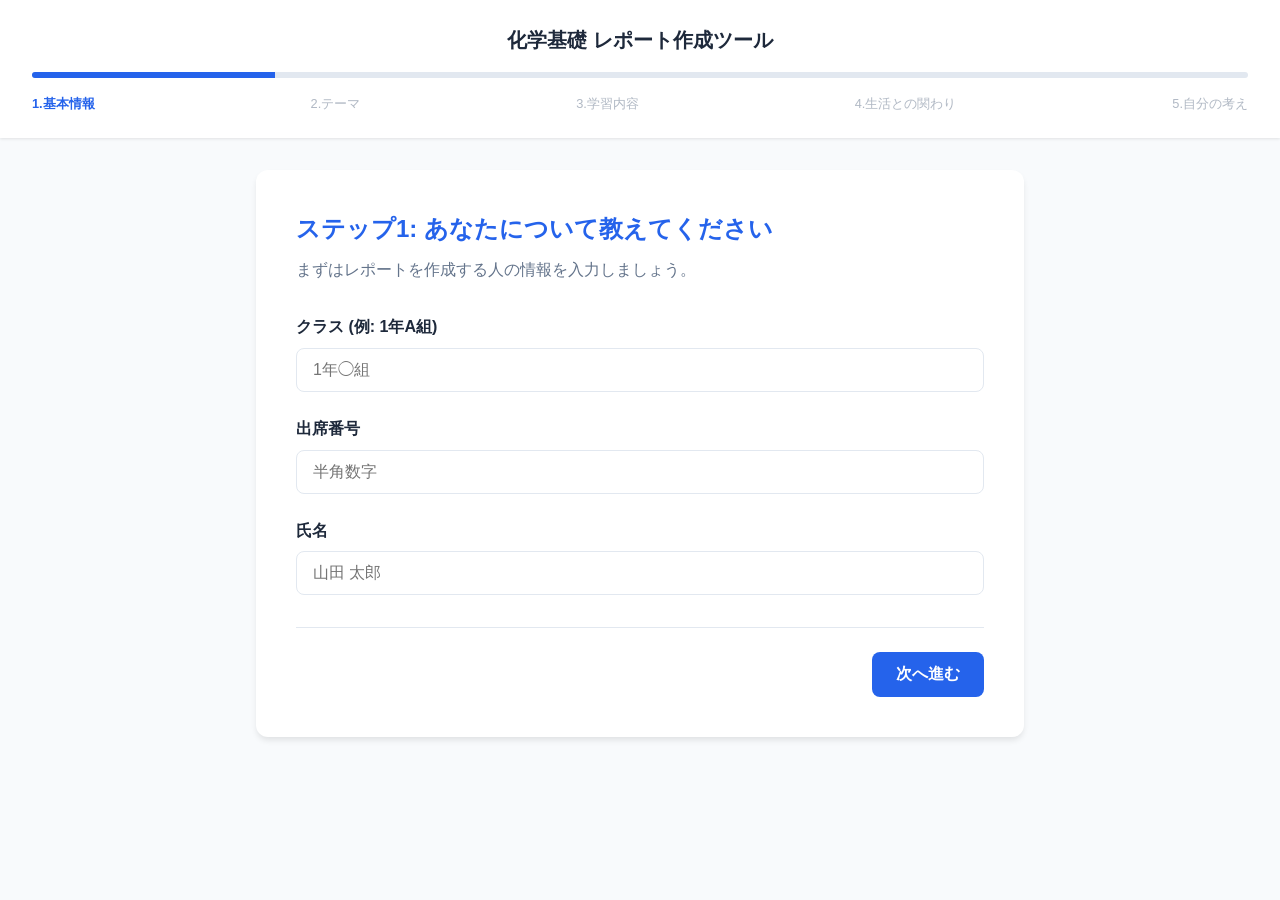
<file: index.html>
<!DOCTYPE html>
<html lang="ja">

<head>
    <meta charset="UTF-8">
    <meta name="viewport" content="width=device-width, initial-scale=1.0">
    <title>【化学基礎】1年間のまとめレポート</title>
    <link rel="stylesheet" href="style.css">
</head>

<body>

    <!-- ===============================
       ヘッダー (進捗インジケーター)
       =============================== -->
    <header class="app-header no-print">
        <h1>化学基礎 レポート作成ツール</h1>
        <div class="progress-bar-container">
            <div class="progress-bar" id="progress-bar"></div>
        </div>
        <div class="step-indicators">
            <span class="step-dot active" data-step="1">1.基本情報</span>
            <span class="step-dot" data-step="2">2.テーマ</span>
            <span class="step-dot" data-step="3">3.学習内容</span>
            <span class="step-dot" data-step="4">4.生活との関わり</span>
            <span class="step-dot" data-step="5">5.自分の考え</span>
        </div>
    </header>

    <main class="app-container">
        <form id="report-form" onsubmit="return false;">

            <!-- ===============================
           STEP 1: 基本情報
           =============================== -->
            <section class="step-section active" id="step-1">
                <h2>ステップ1: あなたについて教えてください</h2>
                <p class="step-description">まずはレポートを作成する人の情報を入力しましょう。</p>

                <div class="input-group">
                    <label for="student-class">クラス (例: 1年A組)</label>
                    <input type="text" id="student-class" name="class" placeholder="1年◯組" required>
                </div>
                <div class="input-group">
                    <label for="student-number">出席番号</label>
                    <input type="number" id="student-number" name="number" placeholder="半角数字" required>
                </div>
                <div class="input-group">
                    <label for="student-name">氏名</label>
                    <input type="text" id="student-name" name="name" placeholder="山田 太郎" required>
                </div>

                <div class="button-group right">
                    <button type="button" class="btn btn-primary next-btn" data-next="2">次へ進む</button>
                </div>
            </section>

            <!-- ===============================
           STEP 2: テーマ選択
           =============================== -->
            <section class="step-section" id="step-2">
                <h2>ステップ2: 1年間で一番印象に残ったテーマは？</h2>
                <p class="step-description">「化学基礎」で学んだ分野から、最も興味深かったものを1つ選んでください。</p>

                <div class="radio-group">
                    <label class="radio-card">
                        <input type="radio" name="theme" value="物質の構成（原子・イオン・化学結合など）" required>
                        <span class="radio-content">
                            <strong>物質の構成</strong>
                            <small>原子の構造、周期表、イオン、化学結合など</small>
                        </span>
                    </label>
                    <label class="radio-card">
                        <input type="radio" name="theme" value="物質の変化（物質量・化学反応式など）">
                        <span class="radio-content">
                            <strong>物質の変化</strong>
                            <small>物質量(mol)、濃度、化学反応式と量的関係など</small>
                        </span>
                    </label>
                    <label class="radio-card">
                        <input type="radio" name="theme" value="酸と塩基の反応（中和・pHなど）">
                        <span class="radio-content">
                            <strong>酸と塩基</strong>
                            <small>酸・塩基の性質、pH、中和反応、中和滴定など</small>
                        </span>
                    </label>
                    <label class="radio-card">
                        <input type="radio" name="theme" value="酸化還元反応（電池・電気分解など）">
                        <span class="radio-content">
                            <strong>酸化還元</strong>
                            <small>酸化と還元、酸化数、電池、電気分解など</small>
                        </span>
                    </label>
                </div>

                <div class="input-group mt-large">
                    <label for="theme-reason">なぜそのテーマを選びましたか？（きっかけや理由）</label>
                    <textarea id="theme-reason" name="theme-reason" rows="3" maxlength="150"
                        placeholder="例：目に見えない原子の構造が、実は周期表の並び方と深く関わっていると知って面白いと思ったからです。（※最大150字）" required></textarea>
                </div>

                <div class="input-group">
                    <label for="textbook-page">主に関連する教科書のページ</label>
                    <div style="display: flex; align-items: center; gap: 0.5rem;">
                        <span>p.</span>
                        <input type="text" id="textbook-page" name="textbook-page" placeholder="例: 80〜85"
                            style="width: 150px;" required>
                    </div>
                </div>

                <div class="button-group space-between">
                    <button type="button" class="btn btn-secondary prev-btn" data-prev="1">戻る</button>
                    <button type="button" class="btn btn-primary next-btn" data-next="3">次へ進む</button>
                </div>
            </section>

            <!-- ===============================
           STEP 3: 事実の整理
           =============================== -->
            <section class="step-section" id="step-3">
                <h2>ステップ3: そのテーマについて学んだ客観的な「事実」</h2>
                <p class="step-description">授業で学んだ内容のうち、化学的な事実やデータ、法則、反応式などを具体的にまとめてみましょう。</p>

                <div class="hint-box">
                    💡 <strong>レポートの質を上げるヒント</strong><br>
                    「〜は〜であると学んだ」「〜という公式がある」「化学反応式では〜となる」のように、自分の感想ではなく、教科書や授業で扱った**客観的な事実**を書いてみよう。
                </div>

                <div class="input-group">
                    <textarea id="facts" name="facts" rows="6" placeholder="（入力例）
・中和反応とは、酸と塩基が反応して水と塩ができる反応である。
・塩化水素(HCl)と水酸化ナトリウム(NaOH)の反応式は、HCl + NaOH → NaCl + H2O となる。
・pH試験紙やベネジクト液などの指示薬を使って、物質の性質を調べることができる。" required></textarea>
                    <div class="char-count"><span id="facts-count">0</span>文字</div>
                </div>

                <div class="button-group space-between">
                    <button type="button" class="btn btn-secondary prev-btn" data-prev="2">戻る</button>
                    <button type="button" class="btn btn-primary next-btn" data-next="4">次へ進む</button>
                </div>
            </section>

            <!-- ===============================
           STEP 4: 生活とのつながり
           =============================== -->
            <section class="step-section" id="step-4">
                <h2>ステップ4: 私たちの「生活」とどう関わっているか？</h2>
                <p class="step-description">ステップ3で挙げた化学の知識は、私たちの身の回りでどのように役立っているでしょうか？ または、どんな現象に関わっているでしょうか？</p>

                <div class="hint-box">
                    💡 <strong>レポートの質を上げるヒント</strong><br>
                    メリット（役立っているところ）だけでなく、注意点（危険性、環境への影響など）の両方の視点を持てると、高校生らしい深いレポートになります！
                </div>

                <div class="input-group">
                    <textarea id="life-connection" name="life-connection" rows="6" maxlength="250" placeholder="（入力例）
中和反応の考え方は、胃酸過多のときに飲む胃薬（制酸剤）や、酸性になった土壌を石灰で改良するといった場面で応用されている。
また、酸化還元反応は、スマートフォンや電気自動車に使われるリチウムイオン電池の仕組みそのものであり、現代社会のエネルギーインフラを支えている重要な技術である。（※最大250字）" required></textarea>
                    <div class="char-count"><span id="life-connection-count">0</span> / 250文字</div>
                </div>

                <div class="button-group space-between">
                    <button type="button" class="btn btn-secondary prev-btn" data-prev="3">戻る</button>
                    <button type="button" class="btn btn-primary next-btn" data-next="5">次へ進む</button>
                </div>
            </section>

            <!-- ===============================
           STEP 5: 自分の考え・まとめ
           =============================== -->
            <section class="step-section" id="step-5">
                <h2>ステップ5: 化学の力を未来にどう活かすべきか？（自分の考え）</h2>
                <p class="step-description">ここが一番重要です！ 学んだ事実と生活への影響を踏まえて、あなた自身はこれからどう行動したり、社会はどうあるべきだと考えますか？</p>

                <div class="hint-box">
                    💡 <strong>レポートの質を上げるヒント</strong><br>
                    「〜がわかってよかった」という個人の感想だけでなく、「化学の知識を活かしてSDGsの達成に貢献すべきだ」「新しい材料の開発でエネルギー問題を解決したい」など、広い視野での提案を入れてみよう。
                </div>

                <div class="input-group">
                    <textarea id="my-opinion" name="my-opinion" rows="8" maxlength="300" placeholder="（入力例）
化学の知識は、環境問題の解決にも大きく貢献できると感じた。例えば、中和反応を利用して工場の排水を適切に処理することは、生態系を守るために不可欠である。
私自身は、身近な製品がどのような化学反応で作られているかに関心を持ち、科学的な視点で物事を考えられるようになりたい。また、将来は化学技術を正しく安全に利用し、持続可能な社会を作る一助になりたいと考えている。（※最大300字）"
                        required></textarea>
                    <div class="char-count"><span id="my-opinion-count">0</span> / 300文字</div>
                </div>

                <div class="button-group space-between">
                    <button type="button" class="btn btn-secondary prev-btn" data-prev="4">戻る</button>
                    <button type="button" class="btn btn-success" id="generate-pdf-btn">🎉 完成！レポート（PDF）を出力する</button>
                </div>
            </section>

        </form>
    </main>

    <!-- ===============================
       印刷用レイアウト (プレビュー)
       ※ 通常時はCSSで display: none されています
       =============================== -->
    <div id="print-area">
        <div class="print-paper">

            <div class="print-header">
                <div class="print-course">「化学基礎」 年間まとめレポート</div>
                <h1 class="print-title">私が注目した化学技術とその未来</h1>
                <div class="print-student-info">
                    <span class="print-info-box">
                        <span class="print-info-label">年組</span>
                        <span id="print-class"></span>
                    </span>
                    <span class="print-info-box">
                        <span class="print-info-label">番号</span>
                        <span id="print-number"></span>
                    </span>
                    <span class="print-info-box name-box">
                        <span class="print-info-label">氏名</span>
                        <span id="print-name"></span>
                    </span>
                </div>
            </div>

            <div class="print-body">

                <div class="print-row">
                    <div class="print-section flex-1">
                        <h2 class="print-section-title">1. 選択したテーマ</h2>
                        <div class="print-content text-center emphasis" id="print-theme"></div>
                    </div>
                    <div class="print-section flex-1">
                        <h2 class="print-section-title">関連ページ</h2>
                        <div class="print-content text-center">教科書 p.<span id="print-textbook-page"
                                class="emphasis"></span></div>
                    </div>
                </div>

                <div class="print-section">
                    <h2 class="print-section-title">2. テーマを選んだ理由・きっかけ</h2>
                    <div class="print-content" id="print-theme-reason"></div>
                </div>

                <div class="print-section">
                    <h2 class="print-section-title">3. 学習内容の説明（記述・反応式など）</h2>
                    <div class="print-content" id="print-facts"></div>
                </div>

                <div class="print-section">
                    <h2 class="print-section-title">4. 私たちの「生活」との関わり・応用例</h2>
                    <div class="print-content" id="print-life-connection"></div>
                </div>

                <div class="print-section">
                    <h2 class="print-section-title">5. 化学の力を未来にどう活かすべきか</h2>
                    <div class="print-content" id="print-my-opinion"></div>
                </div>

            </div>

            <div class="print-footer">
                提出先: 担当教員　/　作成ツール: Chemistry Report App
            </div>

        </div>
    </div>

    <script src="script.js"></script>
</body>

</html>
</file>
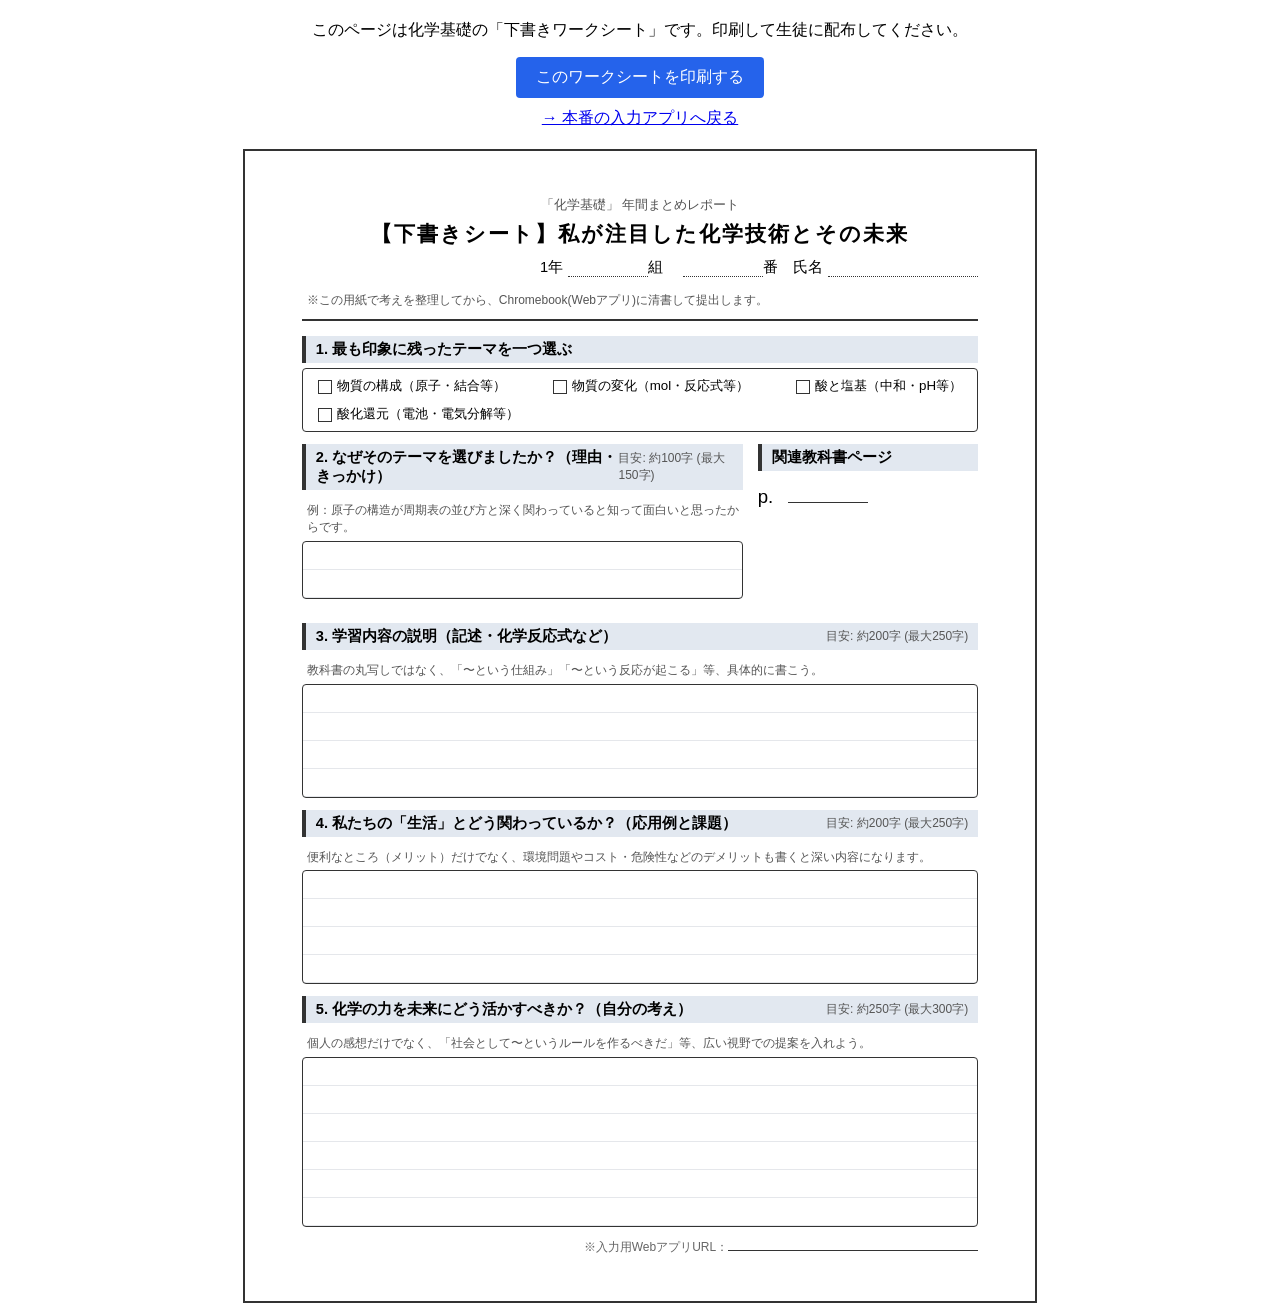
<file: worksheet.html>
<!DOCTYPE html>
<html lang="ja">

<head>
    <meta charset="UTF-8">
    <meta name="viewport" content="width=device-width, initial-scale=1.0">
    <title>【下書き】化学基礎 まとめレポート</title>
    <style>
        /* 印刷に特化したスタイル */
        :root {
            --border-color: #333;
            --font-print: 'Hiragino Mincho ProN', 'Noto Serif JP', serif;
            --font-gothic: 'Helvetica Neue', Arial, 'Hiragino Kaku Gothic ProN', 'Hiragino Sans', Meiryo, sans-serif;
        }

        body {
            font-family: var(--font-gothic);
            margin: 0;
            padding: 0;
            color: #000;
            background-color: #fff;
        }

        .worksheet {
            max-width: 210mm;
            /* A4横幅 */
            margin: 0 auto;
            border: 2px solid var(--border-color);
            padding: 12mm 15mm;
            box-sizing: border-box;
            background-color: #fff;
        }

        header {
            text-align: center;
            border-bottom: 2px solid var(--border-color);
            padding-bottom: 10px;
            margin-bottom: 15px;
        }

        h1 {
            font-size: 16pt;
            letter-spacing: 2px;
            margin: 0 0 10px 0;
        }

        .subtitle {
            font-size: 10pt;
            color: #555;
            margin-bottom: 5px;
        }

        .student-info {
            display: flex;
            justify-content: flex-end;
            gap: 15px;
            font-size: 11pt;
            margin-bottom: 15px;
        }

        .info-item {
            display: flex;
            align-items: flex-end;
        }

        .info-box {
            border-bottom: 1px dotted var(--border-color);
            width: 80px;
            display: inline-block;
            margin-left: 5px;
        }

        .info-box.wide {
            width: 150px;
        }

        .section {
            margin-bottom: 12px;
        }

        .section-title {
            font-size: 11pt;
            font-weight: bold;
            background-color: #e2e8f0;
            padding: 4px 10px;
            border-left: 4px solid var(--border-color);
            margin: 0 0 5px 0;
            display: flex;
            justify-content: space-between;
            align-items: center;
        }

        .char-limit {
            font-size: 9pt;
            font-weight: normal;
            color: #555;
        }

        .hint {
            font-size: 9pt;
            color: #555;
            margin-bottom: 5px;
            line-height: 1.4;
            padding-left: 5px;
        }

        /* 記述欄のグリッド（原稿用紙風の点線） */
        .writing-area {
            border: 1px solid var(--border-color);
            border-radius: 4px;
            background-image: linear-gradient(transparent 95%, #e5e7eb 95%);
            background-size: 100% 28px;
            line-height: 28px;
        }

        .writing-area.small {
            height: calc(28px * 2);
        }

        .writing-area.medium {
            height: calc(28px * 4);
        }

        .writing-area.large {
            height: calc(28px * 5);
        }

        .writing-area.xlarge {
            height: calc(28px * 6);
        }

        .flex-row {
            display: flex;
            gap: 15px;
            margin-bottom: 12px;
        }

        .flex-1 {
            flex: 1;
        }

        .flex-2 {
            flex: 2;
        }

        /* テーマ選択用のチェックボックス（手書き用） */
        .theme-choices {
            display: flex;
            flex-wrap: wrap;
            justify-content: space-between;
            border: 1px solid var(--border-color);
            padding: 8px 15px;
            border-radius: 4px;
            gap: 10px;
        }

        .choice {
            font-size: 10pt;
        }

        .checkbox {
            display: inline-block;
            width: 12px;
            height: 12px;
            border: 1px solid var(--border-color);
            margin-right: 5px;
            vertical-align: middle;
        }

        .print-btn-wrapper {
            text-align: center;
            margin: 20px 0;
        }

        .print-btn {
            background-color: #2563eb;
            color: white;
            padding: 10px 20px;
            border: none;
            border-radius: 4px;
            font-size: 12pt;
            cursor: pointer;
        }

        .footer-note {
            font-size: 9pt;
            text-align: right;
            margin-top: 5px;
            color: #666;
        }

        /* 印刷時設定 */
        @media print {
            @page {
                size: A4 portrait;
                margin: 10mm;
            }

            .print-btn-wrapper {
                display: none;
            }

            body {
                background-color: #fff;
            }

            .worksheet {
                border: none;
                padding: 0;
                width: 100%;
                max-width: 100%;
            }

            /* 背景の罫線を強制的に印刷させる */
            .writing-area {
                -webkit-print-color-adjust: exact;
                print-color-adjust: exact;
            }

            .section-title {
                -webkit-print-color-adjust: exact;
                print-color-adjust: exact;
            }
        }
    </style>
</head>

<body>

    <div class="print-btn-wrapper">
        <p>このページは化学基礎の「下書きワークシート」です。印刷して生徒に配布してください。</p>
        <button class="print-btn" onclick="window.print()">このワークシートを印刷する</button>
        <p style="margin-top: 10px;"><a href="index.html">→ 本番の入力アプリへ戻る</a></p>
    </div>

    <div class="worksheet">
        <header>
            <div class="subtitle">「化学基礎」 年間まとめレポート</div>
            <h1>【下書きシート】私が注目した化学技術とその未来</h1>

            <div class="student-info">
                <div class="info-item">1年 <span class="info-box"></span> 組</div>
                <div class="info-item"><span class="info-box"></span> 番</div>
                <div class="info-item">氏名 <span class="info-box wide"></span></div>
            </div>
            <p class="hint" style="text-align: left; margin: 0;">※この用紙で考えを整理してから、Chromebook(Webアプリ)に清書して提出します。</p>
        </header>

        <main>
            <div class="section">
                <h2 class="section-title">1. 最も印象に残ったテーマを一つ選ぶ</h2>
                <div class="theme-choices">
                    <span class="choice"><span class="checkbox"></span>物質の構成（原子・結合等）</span>
                    <span class="choice"><span class="checkbox"></span>物質の変化（mol・反応式等）</span>
                    <span class="choice"><span class="checkbox"></span>酸と塩基（中和・pH等）</span>
                    <span class="choice"><span class="checkbox"></span>酸化還元（電池・電気分解等）</span>
                </div>
            </div>

            <div class="flex-row">
                <div class="section flex-2">
                    <h2 class="section-title">
                        <span>2. なぜそのテーマを選びましたか？（理由・きっかけ）</span>
                        <span class="char-limit">目安: 約100字 (最大150字)</span>
                    </h2>
                    <p class="hint">例：原子の構造が周期表の並び方と深く関わっていると知って面白いと思ったからです。</p>
                    <div class="writing-area small"></div>
                </div>
                <div class="section flex-1">
                    <h2 class="section-title">関連教科書ページ</h2>
                    <div style="padding: 10px 0; font-size: 14pt;">
                        p. <span
                            style="display:inline-block; border-bottom: 1px solid #333; width: 80px; margin-left:10px;"></span>
                    </div>
                </div>
            </div>

            <div class="section">
                <h2 class="section-title">
                    <span>3. 学習内容の説明（記述・化学反応式など）</span>
                    <span class="char-limit">目安: 約200字 (最大250字)</span>
                </h2>
                <p class="hint">教科書の丸写しではなく、「〜という仕組み」「〜という反応が起こる」等、具体的に書こう。</p>
                <div class="writing-area medium"></div>
            </div>

            <div class="section">
                <h2 class="section-title">
                    <span>4. 私たちの「生活」とどう関わっているか？（応用例と課題）</span>
                    <span class="char-limit">目安: 約200字 (最大250字)</span>
                </h2>
                <p class="hint">便利なところ（メリット）だけでなく、環境問題やコスト・危険性などのデメリットも書くと深い内容になります。</p>
                <div class="writing-area medium"></div>
            </div>

            <div class="section">
                <h2 class="section-title">
                    <span>5. 化学の力を未来にどう活かすべきか？（自分の考え）</span>
                    <span class="char-limit">目安: 約250字 (最大300字)</span>
                </h2>
                <p class="hint">個人の感想だけでなく、「社会として〜というルールを作るべきだ」等、広い視野での提案を入れよう。</p>
                <div class="writing-area xlarge"></div>
            </div>

            <div class="footer-note">
                ※入力用WebアプリURL：<span style="display:inline-block; border-bottom: 1px solid #333; width: 250px;"></span>
            </div>
        </main>
    </div>

</body>

</html>
</file>
<file: style.css>
/* ==========================================================================
   Base Styles / Variables
   ========================================================================== */
:root {
    /* Color Palette (モダンでクリーンな教育用UI) */
    --primary-color: #2563eb;
    --primary-hover: #1d4ed8;
    --success-color: #10b981;
    --success-hover: #059669;
    --bg-color: #f8fafc;
    --card-bg: #ffffff;
    --text-main: #1e293b;
    --text-muted: #64748b;
    --border-color: #e2e8f0;

    --hint-bg: #fef3c7;
    --hint-border: #f59e0b;
    --hint-text: #92400e;

    /* Typography */
    --font-family: 'Helvetica Neue', Arial, 'Hiragino Kaku Gothic ProN', 'Hiragino Sans', Meiryo, sans-serif;
    --font-print: 'Hiragino Mincho ProN', 'Noto Serif JP', serif;

    /* Borders & Shadows */
    --radius-md: 8px;
    --radius-lg: 12px;
    --shadow-sm: 0 1px 3px rgba(0, 0, 0, 0.1);
    --shadow-md: 0 4px 6px -1px rgba(0, 0, 0, 0.1);
}

* {
    box-sizing: border-box;
    margin: 0;
    padding: 0;
}

body {
    font-family: var(--font-family);
    background-color: var(--bg-color);
    color: var(--text-main);
    line-height: 1.6;
}

/* ==========================================================================
   Layout & UI Components (Screen Only)
   ========================================================================== */
.app-header {
    background: var(--card-bg);
    padding: 1.5rem 2rem;
    box-shadow: var(--shadow-sm);
    position: sticky;
    top: 0;
    z-index: 100;
}

.app-header h1 {
    font-size: 1.25rem;
    text-align: center;
    margin-bottom: 1rem;
    color: var(--text-main);
}

.app-container {
    max-width: 800px;
    margin: 2rem auto;
    padding: 0 1rem;
}

/* Progress Bar */
.progress-bar-container {
    height: 6px;
    background-color: var(--border-color);
    border-radius: 3px;
    overflow: hidden;
    margin-bottom: 1rem;
}

.progress-bar {
    height: 100%;
    background-color: var(--primary-color);
    width: 20%;
    /* JSで動的に変更 */
    transition: width 0.3s ease;
}

.step-indicators {
    display: flex;
    justify-content: space-between;
    font-size: 0.8rem;
    color: var(--text-muted);
}

.step-dot {
    opacity: 0.5;
    transition: all 0.3s;
}

.step-dot.active {
    font-weight: bold;
    color: var(--primary-color);
    opacity: 1;
}

/* Forms & Inputs */
.step-section {
    display: none;
    background: var(--card-bg);
    padding: 2.5rem;
    border-radius: var(--radius-lg);
    box-shadow: var(--shadow-md);
    animation: fadeIn 0.4s ease-out forwards;
}

.step-section.active {
    display: block;
}

@keyframes fadeIn {
    from {
        opacity: 0;
        transform: translateY(10px);
    }

    to {
        opacity: 1;
        transform: translateY(0);
    }
}

.step-section h2 {
    font-size: 1.5rem;
    margin-bottom: 0.5rem;
    color: var(--primary-color);
}

.step-description {
    color: var(--text-muted);
    margin-bottom: 2rem;
}

.input-group {
    margin-bottom: 1.5rem;
}

.input-group.mt-large {
    margin-top: 2rem;
}

label {
    display: block;
    font-weight: bold;
    margin-bottom: 0.5rem;
}

input[type="text"],
input[type="number"],
textarea {
    width: 100%;
    padding: 0.75rem 1rem;
    border: 1px solid var(--border-color);
    border-radius: var(--radius-md);
    font-size: 1rem;
    font-family: inherit;
    transition: border-color 0.2s;
    resize: vertical;
}

input:focus,
textarea:focus {
    outline: none;
    border-color: var(--primary-color);
    box-shadow: 0 0 0 3px rgba(37, 99, 235, 0.1);
}

/* Radio Cards (Theme Selection) */
.radio-group {
    display: grid;
    grid-template-columns: repeat(auto-fit, minmax(250px, 1fr));
    gap: 1rem;
}

.radio-card {
    display: block;
    position: relative;
    cursor: pointer;
}

.radio-card input {
    position: absolute;
    opacity: 0;
    cursor: pointer;
}

.radio-content {
    display: block;
    padding: 1rem;
    border: 2px solid var(--border-color);
    border-radius: var(--radius-md);
    transition: all 0.2s ease;
}

.radio-content strong {
    display: block;
    font-size: 1.1rem;
    margin-bottom: 0.25rem;
}

.radio-content small {
    color: var(--text-muted);
    display: block;
}

.radio-card input:checked~.radio-content {
    border-color: var(--primary-color);
    background-color: rgba(37, 99, 235, 0.05);
}

/* Hint Box (The "Secret Sauce") */
.hint-box {
    background-color: var(--hint-bg);
    border-left: 4px solid var(--hint-border);
    padding: 1rem;
    margin-bottom: 1.5rem;
    color: var(--hint-text);
    border-radius: 0 var(--radius-md) var(--radius-md) 0;
    font-size: 0.95rem;
}

/* Character Count */
.char-count {
    text-align: right;
    font-size: 0.85rem;
    color: var(--text-muted);
    margin-top: 0.25rem;
}

/* Buttons */
.button-group {
    display: flex;
    margin-top: 2rem;
    padding-top: 1.5rem;
    border-top: 1px solid var(--border-color);
}

.button-group.right {
    justify-content: flex-end;
}

.button-group.space-between {
    justify-content: space-between;
}

.btn {
    padding: 0.75rem 1.5rem;
    font-size: 1rem;
    font-weight: bold;
    border: none;
    border-radius: var(--radius-md);
    cursor: pointer;
    transition: background-color 0.2s, transform 0.1s;
}

.btn:active {
    transform: scale(0.98);
}

.btn-primary {
    background-color: var(--primary-color);
    color: white;
}

.btn-primary:hover {
    background-color: var(--primary-hover);
}

.btn-secondary {
    background-color: var(--border-color);
    color: var(--text-main);
}

.btn-secondary:hover {
    background-color: #cbd5e1;
}

.btn-success {
    background-color: var(--success-color);
    color: white;
    font-size: 1.1rem;
}

.btn-success:hover {
    background-color: var(--success-hover);
}

/* ==========================================================================
   Print Layout (A4 PDF Export - Strict 1 Page)
   ========================================================================== */
#print-area {
    display: none;
    /* 通常時は非表示 */
}

@media print {
    @page {
        size: A4 portrait;
        margin: 15mm;
        /* 余白を少し削って広く使う */
    }

    body {
        margin: 0;
        padding: 0;
        background-color: white;
        color: black;
        font-size: 10.5pt;
        /* 全体的に少し小さくして1枚に収める */
    }

    /* 入力UIはすべて隠す */
    .no-print,
    .app-header,
    .app-container {
        display: none !important;
    }

    /* プリントエリアを表示 */
    #print-area {
        display: block;
        width: 100%;
        height: 100vh;
        /* 画面枠いっぱいに制限 */
        overflow: hidden;
        /* はみ出しを防止 */
        font-family: var(--font-print);
    }

    .print-paper {
        border: 2px solid #333;
        padding: 12mm 15mm;
        height: calc(297mm - 30mm);
        /* A4縦(297) - 上下マージン(15*2) = 厳密な1枚高さ */
        box-sizing: border-box;
        position: relative;
        display: flex;
        flex-direction: column;
    }

    /* Header Section */
    .print-header {
        border-bottom: 2px solid #333;
        padding-bottom: 8px;
        margin-bottom: 15px;
        flex-shrink: 0;
    }

    .print-course {
        font-size: 10pt;
        text-align: left;
        color: #555;
        margin-bottom: 2px;
    }

    .print-title {
        font-size: 18pt;
        text-align: center;
        margin-bottom: 10px;
        letter-spacing: 2px;
    }

    /* Student Info Table-like layout */
    .print-student-info {
        display: flex;
        justify-content: flex-end;
        gap: 10px;
        font-family: var(--font-family);
        /* 数字・英語が混ざる部分はゴシック体併用 */
    }

    .print-info-box {
        display: flex;
        border: 1px solid #333;
        height: 35px;
        align-items: center;
    }

    .print-info-label {
        background-color: #e2e8f0;
        padding: 0 10px;
        border-right: 1px solid #333;
        height: 100%;
        display: flex;
        align-items: center;
        font-size: 10pt;
        color: #333 !important;
        /* 印刷時に色が抜けないように */
        -webkit-print-color-adjust: exact;
        print-color-adjust: exact;
    }

    .print-info-box span:last-child {
        padding: 0 15px;
        min-width: 60px;
        text-align: center;
    }

    .name-box span:last-child {
        min-width: 150px;
        text-align: left;
    }

    /* Body Sections */
    .print-row {
        display: flex;
        gap: 20px;
        margin-bottom: 25px;
    }

    .flex-1 {
        flex: 1;
    }

    .print-section {
        margin-bottom: 25px;
    }

    .print-section-title {
        font-size: 12pt;
        font-family: var(--font-family);
        background-color: #e2e8f0;
        color: #333 !important;
        padding: 5px 12px;
        border-left: 5px solid #333;
        margin-bottom: 12px;
        -webkit-print-color-adjust: exact;
        print-color-adjust: exact;
        border-radius: 2px;
    }

    /* User Input Content */
    .print-content {
        font-size: 11pt;
        line-height: 1.8;
        white-space: pre-wrap;
        padding: 10px 15px;
        border: 1px dashed #ccc;
        min-height: 60px;
        /* 記述が少ない場合でも枠を確保 */
        border-radius: 4px;
    }

    .text-center {
        text-align: center;
        display: flex;
        align-items: center;
        justify-content: center;
    }

    .emphasis {
        font-size: 13pt;
        font-weight: bold;
        font-family: var(--font-family);
    }

    /* Footer */
    .print-footer {
        position: absolute;
        bottom: 10mm;
        right: 15mm;
        font-size: 9pt;
        color: #666;
        font-family: var(--font-family);
    }
}
</file>
